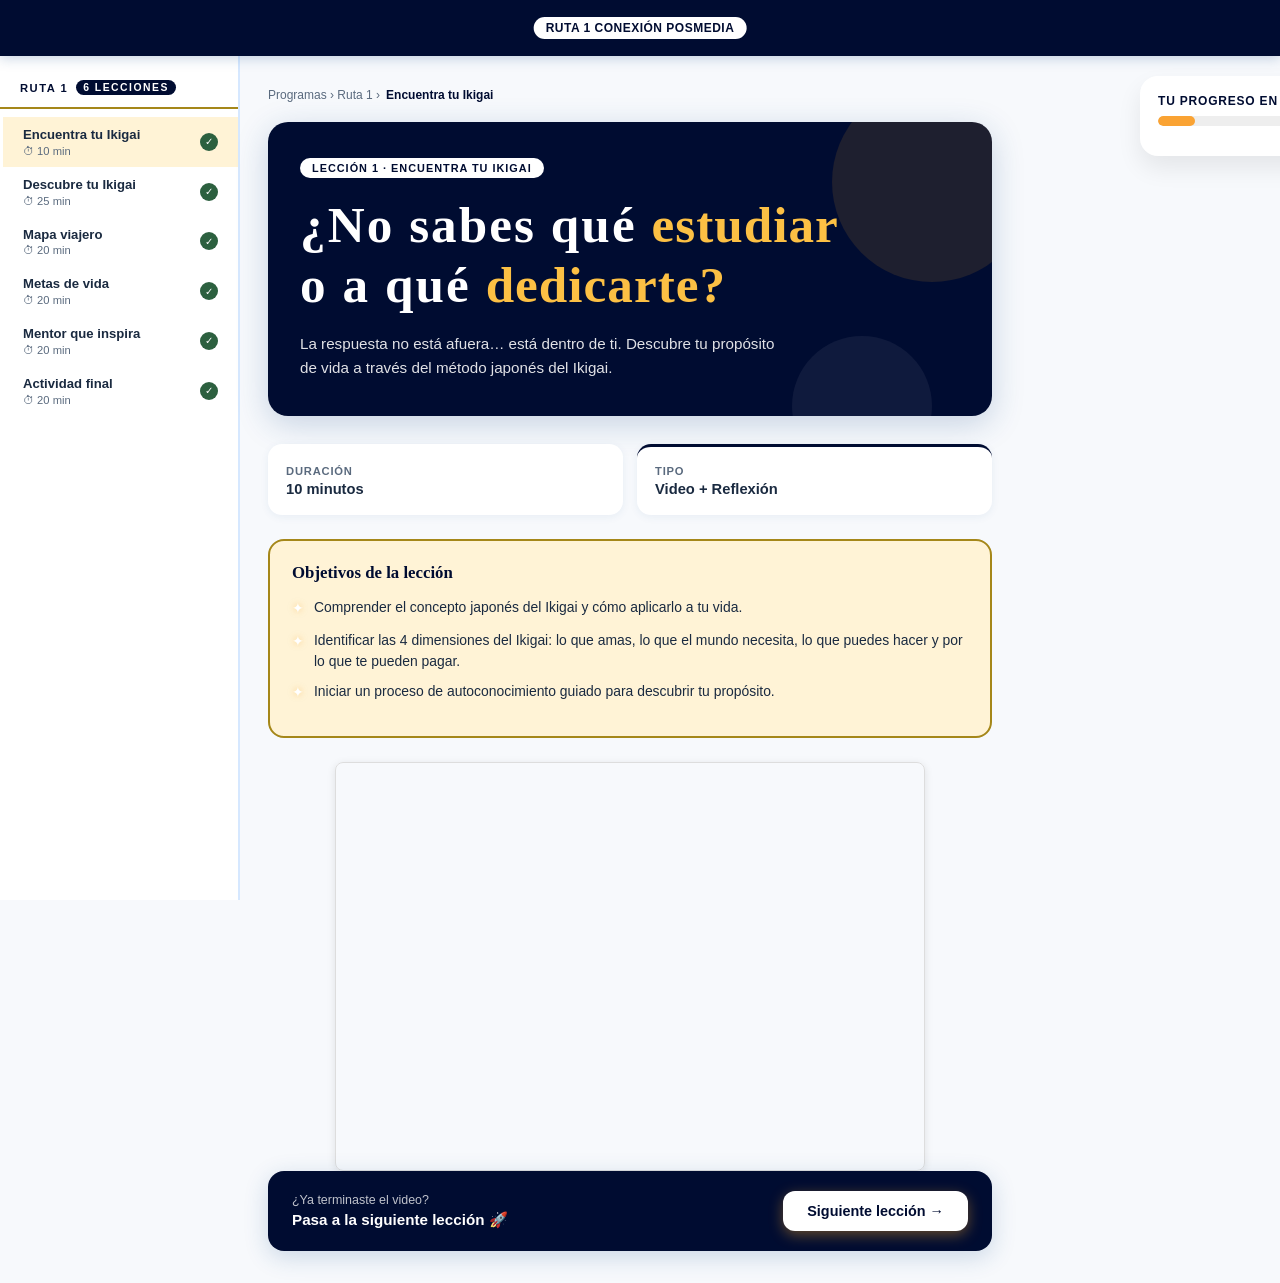
<file: view/leccion-1.html>
<!DOCTYPE html>
<html lang="es-CO">
<head>
	<meta charset="UTF-8">
	<meta name="viewport" content="width=device-width, initial-scale=1.0, viewport-fit=cover" />		<script type="text/javascript" id="lpData">
/* <![CDATA[ */
var lpData = {"site_url":"https:\/\/formandoenlinea.com","user_id":"0","theme":"edu-press-child","lp_rest_url":"https:\/\/formandoenlinea.com\/wp-json\/","nonce":"90ec81b897","is_course_archive":"","courses_url":"https:\/\/formandoenlinea.com\/programas\/","urlParams":[],"lp_version":"4.3.5","lp_rest_load_ajax":"https:\/\/formandoenlinea.com\/wp-json\/lp\/v1\/load_content_via_ajax\/","ajaxUrl":"https:\/\/formandoenlinea.com\/wp-admin\/admin-ajax.php","lpAjaxUrl":"https:\/\/formandoenlinea.com\/lp-ajax-handle","coverImageRatio":"5.16","toast":{"gravity":"bottom","position":"center","duration":3000,"close":1,"stopOnFocus":1,"classPrefix":"lp-toast"},"i18n":[],"lp_woo_version":"4.1.4"};
/* ]]> */
</script>
<link rel="stylesheet" href="../css/stylel.css">
<script type="text/javascript" id="lpSettingCourses">
/* <![CDATA[ */
var lpSettingCourses = {"lpArchiveLoadAjax":"1","lpArchiveNoLoadAjaxFirst":"0","lpArchivePaginationType":"number","noLoadCoursesJs":"0"};
/* ]]> */
</script>
		<style id="learn-press-custom-css">
			:root {
				--lp-container-max-width: 1366px;
				--lp-cotainer-padding: 1rem;
				--lp-primary-color: #faa333;
				--lp-secondary-color: #4a5e9a;
			}
		</style>
		<meta name='robots' content='index, follow, max-image-preview:large, max-snippet:-1, max-video-preview:-1' />
	<style>img:is([sizes="auto" i], [sizes^="auto," i]) { contain-intrinsic-size: 3000px 1500px }</style>
	
<!-- Google Tag Manager for WordPress by gtm4wp.com -->
<script data-cfasync="false" data-pagespeed-no-defer>
	var gtm4wp_datalayer_name = "dataLayer";
	var dataLayer = dataLayer || [];
	const gtm4wp_use_sku_instead = 0;
	const gtm4wp_currency = 'COP';
	const gtm4wp_product_per_impression = 10;
	const gtm4wp_clear_ecommerce = false;
	const gtm4wp_datalayer_max_timeout = 2000;
</script>
<!-- End Google Tag Manager for WordPress by gtm4wp.com -->
	<!-- This site is optimized with the Yoast SEO plugin v27.4 - https://yoast.com/product/yoast-seo-wordpress/ -->
	<title>RUTA 1 CONEXIÓN POSMEDIA | Formando En Línea</title>
	<link rel="canonical" href="https://formandoenlinea.com/programas/ruta-1-conexion-posmedia/" />
	<meta property="og:locale" content="es_ES" />
	<meta property="og:type" content="article" />
	<meta property="og:title" content="RUTA 1 CONEXIÓN POSMEDIA | Formando En Línea" />
	<meta property="og:url" content="https://formandoenlinea.com/programas/ruta-1-conexion-posmedia/" />
	<meta property="og:site_name" content="Formando En Línea" />
	<meta property="article:modified_time" content="2025-11-28T20:17:35+00:00" />
	<meta property="og:image" content="https://formandoenlinea.com/wp-content/uploads/2024/07/Banner-curso-04-scaled.jpg" />
	<meta property="og:image:width" content="2560" />
	<meta property="og:image:height" content="2551" />
	<meta property="og:image:type" content="image/jpeg" />
	<meta name="twitter:card" content="summary_large_image" />
	<meta name="twitter:label1" content="Tiempo de lectura" />
	<meta name="twitter:data1" content="1 minuto" />
	<script type="application/ld+json" class="yoast-schema-graph">{"@context":"https:\/\/schema.org","@graph":[{"@type":"WebPage","@id":"https:\/\/formandoenlinea.com\/programas\/ruta-1-conexion-posmedia\/","url":"https:\/\/formandoenlinea.com\/programas\/ruta-1-conexion-posmedia\/","name":"RUTA 1 CONEXIÓN POSMEDIA | Formando En Línea","isPartOf":{"@id":"https:\/\/formandoenlinea.com\/#website"},"primaryImageOfPage":{"@id":"https:\/\/formandoenlinea.com\/programas\/ruta-1-conexion-posmedia\/#primaryimage"},"image":{"@id":"https:\/\/formandoenlinea.com\/programas\/ruta-1-conexion-posmedia\/#primaryimage"},"thumbnailUrl":"https:\/\/formandoenlinea.com\/wp-content\/uploads\/2024\/07\/Banner-curso-04-scaled.jpg","datePublished":"2025-07-16T23:53:33+00:00","dateModified":"2025-11-28T20:17:35+00:00","breadcrumb":{"@id":"https:\/\/formandoenlinea.com\/programas\/ruta-1-conexion-posmedia\/#breadcrumb"},"inLanguage":"es-CO","potentialAction":[{"@type":"ReadAction","target":["https:\/\/formandoenlinea.com\/programas\/ruta-1-conexion-posmedia\/"]}]},{"@type":"ImageObject","inLanguage":"es-CO","@id":"https:\/\/formandoenlinea.com\/programas\/ruta-1-conexion-posmedia\/#primaryimage","url":"https:\/\/formandoenlinea.com\/wp-content\/uploads\/2024\/07\/Banner-curso-04-scaled.jpg","contentUrl":"https:\/\/formandoenlinea.com\/wp-content\/uploads\/2024\/07\/Banner-curso-04-scaled.jpg","width":2560,"height":2551},{"@type":"BreadcrumbList","@id":"https:\/\/formandoenlinea.com\/programas\/ruta-1-conexion-posmedia\/#breadcrumb","itemListElement":[{"@type":"ListItem","position":1,"name":"Inicio","item":"https:\/\/formandoenlinea.com\/"},{"@type":"ListItem","position":2,"name":"Cursos","item":"https:\/\/formandoenlinea.com\/courses\/"},{"@type":"ListItem","position":3,"name":"RUTA 1 CONEXIÓN POSMEDIA"}]},{"@type":"WebSite","@id":"https:\/\/formandoenlinea.com\/#website","url":"https:\/\/formandoenlinea.com\/","name":"Formando En Línea","description":"Estrategas en Formación","potentialAction":[{"@type":"SearchAction","target":{"@type":"EntryPoint","urlTemplate":"https:\/\/formandoenlinea.com\/?s={search_term_string}"},"query-input":{"@type":"PropertyValueSpecification","valueRequired":true,"valueName":"search_term_string"}}],"inLanguage":"es-CO"}]}</script>
	<!-- / Yoast SEO plugin. -->


<link rel="alternate" type="application/rss+xml" title="Formando En Línea &raquo; Feed" href="https://formandoenlinea.com/feed/" />
<link rel="alternate" type="application/rss+xml" title="Formando En Línea &raquo; RSS de los comentarios" href="https://formandoenlinea.com/comments/feed/" />
<style id='classic-theme-styles-inline-css' type='text/css'>
/*! This file is auto-generated */
.wp-block-button__link{color:#fff;background-color:#32373c;border-radius:9999px;box-shadow:none;text-decoration:none;padding:calc(.667em + 2px) calc(1.333em + 2px);font-size:1.125em}.wp-block-file__button{background:#32373c;color:#fff;text-decoration:none}
</style>
<style id='global-styles-inline-css' type='text/css'>
:root{--wp--preset--aspect-ratio--square: 1;--wp--preset--aspect-ratio--4-3: 4/3;--wp--preset--aspect-ratio--3-4: 3/4;--wp--preset--aspect-ratio--3-2: 3/2;--wp--preset--aspect-ratio--2-3: 2/3;--wp--preset--aspect-ratio--16-9: 16/9;--wp--preset--aspect-ratio--9-16: 9/16;--wp--preset--color--black: #000000;--wp--preset--color--cyan-bluish-gray: #abb8c3;--wp--preset--color--white: #ffffff;--wp--preset--color--pale-pink: #f78da7;--wp--preset--color--vivid-red: #cf2e2e;--wp--preset--color--luminous-vivid-orange: #ff6900;--wp--preset--color--luminous-vivid-amber: #fcb900;--wp--preset--color--light-green-cyan: #7bdcb5;--wp--preset--color--vivid-green-cyan: #00d084;--wp--preset--color--pale-cyan-blue: #8ed1fc;--wp--preset--color--vivid-cyan-blue: #0693e3;--wp--preset--color--vivid-purple: #9b51e0;--wp--preset--gradient--vivid-cyan-blue-to-vivid-purple: linear-gradient(135deg,rgba(6,147,227,1) 0%,rgb(155,81,224) 100%);--wp--preset--gradient--light-green-cyan-to-vivid-green-cyan: linear-gradient(135deg,rgb(122,220,180) 0%,rgb(0,208,130) 100%);--wp--preset--gradient--luminous-vivid-amber-to-luminous-vivid-orange: linear-gradient(135deg,rgba(252,185,0,1) 0%,rgba(255,105,0,1) 100%);--wp--preset--gradient--luminous-vivid-orange-to-vivid-red: linear-gradient(135deg,rgba(255,105,0,1) 0%,rgb(207,46,46) 100%);--wp--preset--gradient--very-light-gray-to-cyan-bluish-gray: linear-gradient(135deg,rgb(238,238,238) 0%,rgb(169,184,195) 100%);--wp--preset--gradient--cool-to-warm-spectrum: linear-gradient(135deg,rgb(74,234,220) 0%,rgb(151,120,209) 20%,rgb(207,42,186) 40%,rgb(238,44,130) 60%,rgb(251,105,98) 80%,rgb(254,248,76) 100%);--wp--preset--gradient--blush-light-purple: linear-gradient(135deg,rgb(255,206,236) 0%,rgb(152,150,240) 100%);--wp--preset--gradient--blush-bordeaux: linear-gradient(135deg,rgb(254,205,165) 0%,rgb(254,45,45) 50%,rgb(107,0,62) 100%);--wp--preset--gradient--luminous-dusk: linear-gradient(135deg,rgb(255,203,112) 0%,rgb(199,81,192) 50%,rgb(65,88,208) 100%);--wp--preset--gradient--pale-ocean: linear-gradient(135deg,rgb(255,245,203) 0%,rgb(182,227,212) 50%,rgb(51,167,181) 100%);--wp--preset--gradient--electric-grass: linear-gradient(135deg,rgb(202,248,128) 0%,rgb(113,206,126) 100%);--wp--preset--gradient--midnight: linear-gradient(135deg,rgb(2,3,129) 0%,rgb(40,116,252) 100%);--wp--preset--font-size--small: 13px;--wp--preset--font-size--medium: 20px;--wp--preset--font-size--large: 36px;--wp--preset--font-size--x-large: 42px;--wp--preset--spacing--20: 0.44rem;--wp--preset--spacing--30: 0.67rem;--wp--preset--spacing--40: 1rem;--wp--preset--spacing--50: 1.5rem;--wp--preset--spacing--60: 2.25rem;--wp--preset--spacing--70: 3.38rem;--wp--preset--spacing--80: 5.06rem;--wp--preset--shadow--natural: 6px 6px 9px rgba(0, 0, 0, 0.2);--wp--preset--shadow--deep: 12px 12px 50px rgba(0, 0, 0, 0.4);--wp--preset--shadow--sharp: 6px 6px 0px rgba(0, 0, 0, 0.2);--wp--preset--shadow--outlined: 6px 6px 0px -3px rgba(255, 255, 255, 1), 6px 6px rgba(0, 0, 0, 1);--wp--preset--shadow--crisp: 6px 6px 0px rgba(0, 0, 0, 1);}:where(.is-layout-flex){gap: 0.5em;}:where(.is-layout-grid){gap: 0.5em;}body .is-layout-flex{display: flex;}.is-layout-flex{flex-wrap: wrap;align-items: center;}.is-layout-flex > :is(*, div){margin: 0;}body .is-layout-grid{display: grid;}.is-layout-grid > :is(*, div){margin: 0;}:where(.wp-block-columns.is-layout-flex){gap: 2em;}:where(.wp-block-columns.is-layout-grid){gap: 2em;}:where(.wp-block-post-template.is-layout-flex){gap: 1.25em;}:where(.wp-block-post-template.is-layout-grid){gap: 1.25em;}.has-black-color{color: var(--wp--preset--color--black) !important;}.has-cyan-bluish-gray-color{color: var(--wp--preset--color--cyan-bluish-gray) !important;}.has-white-color{color: var(--wp--preset--color--white) !important;}.has-pale-pink-color{color: var(--wp--preset--color--pale-pink) !important;}.has-vivid-red-color{color: var(--wp--preset--color--vivid-red) !important;}.has-luminous-vivid-orange-color{color: var(--wp--preset--color--luminous-vivid-orange) !important;}.has-luminous-vivid-amber-color{color: var(--wp--preset--color--luminous-vivid-amber) !important;}.has-light-green-cyan-color{color: var(--wp--preset--color--light-green-cyan) !important;}.has-vivid-green-cyan-color{color: var(--wp--preset--color--vivid-green-cyan) !important;}.has-pale-cyan-blue-color{color: var(--wp--preset--color--pale-cyan-blue) !important;}.has-vivid-cyan-blue-color{color: var(--wp--preset--color--vivid-cyan-blue) !important;}.has-vivid-purple-color{color: var(--wp--preset--color--vivid-purple) !important;}.has-black-background-color{background-color: var(--wp--preset--color--black) !important;}.has-cyan-bluish-gray-background-color{background-color: var(--wp--preset--color--cyan-bluish-gray) !important;}.has-white-background-color{background-color: var(--wp--preset--color--white) !important;}.has-pale-pink-background-color{background-color: var(--wp--preset--color--pale-pink) !important;}.has-vivid-red-background-color{background-color: var(--wp--preset--color--vivid-red) !important;}.has-luminous-vivid-orange-background-color{background-color: var(--wp--preset--color--luminous-vivid-orange) !important;}.has-luminous-vivid-amber-background-color{background-color: var(--wp--preset--color--luminous-vivid-amber) !important;}.has-light-green-cyan-background-color{background-color: var(--wp--preset--color--light-green-cyan) !important;}.has-vivid-green-cyan-background-color{background-color: var(--wp--preset--color--vivid-green-cyan) !important;}.has-pale-cyan-blue-background-color{background-color: var(--wp--preset--color--pale-cyan-blue) !important;}.has-vivid-cyan-blue-background-color{background-color: var(--wp--preset--color--vivid-cyan-blue) !important;}.has-vivid-purple-background-color{background-color: var(--wp--preset--color--vivid-purple) !important;}.has-black-border-color{border-color: var(--wp--preset--color--black) !important;}.has-cyan-bluish-gray-border-color{border-color: var(--wp--preset--color--cyan-bluish-gray) !important;}.has-white-border-color{border-color: var(--wp--preset--color--white) !important;}.has-pale-pink-border-color{border-color: var(--wp--preset--color--pale-pink) !important;}.has-vivid-red-border-color{border-color: var(--wp--preset--color--vivid-red) !important;}.has-luminous-vivid-orange-border-color{border-color: var(--wp--preset--color--luminous-vivid-orange) !important;}.has-luminous-vivid-amber-border-color{border-color: var(--wp--preset--color--luminous-vivid-amber) !important;}.has-light-green-cyan-border-color{border-color: var(--wp--preset--color--light-green-cyan) !important;}.has-vivid-green-cyan-border-color{border-color: var(--wp--preset--color--vivid-green-cyan) !important;}.has-pale-cyan-blue-border-color{border-color: var(--wp--preset--color--pale-cyan-blue) !important;}.has-vivid-cyan-blue-border-color{border-color: var(--wp--preset--color--vivid-cyan-blue) !important;}.has-vivid-purple-border-color{border-color: var(--wp--preset--color--vivid-purple) !important;}.has-vivid-cyan-blue-to-vivid-purple-gradient-background{background: var(--wp--preset--gradient--vivid-cyan-blue-to-vivid-purple) !important;}.has-light-green-cyan-to-vivid-green-cyan-gradient-background{background: var(--wp--preset--gradient--light-green-cyan-to-vivid-green-cyan) !important;}.has-luminous-vivid-amber-to-luminous-vivid-orange-gradient-background{background: var(--wp--preset--gradient--luminous-vivid-amber-to-luminous-vivid-orange) !important;}.has-luminous-vivid-orange-to-vivid-red-gradient-background{background: var(--wp--preset--gradient--luminous-vivid-orange-to-vivid-red) !important;}.has-very-light-gray-to-cyan-bluish-gray-gradient-background{background: var(--wp--preset--gradient--very-light-gray-to-cyan-bluish-gray) !important;}.has-cool-to-warm-spectrum-gradient-background{background: var(--wp--preset--gradient--cool-to-warm-spectrum) !important;}.has-blush-light-purple-gradient-background{background: var(--wp--preset--gradient--blush-light-purple) !important;}.has-blush-bordeaux-gradient-background{background: var(--wp--preset--gradient--blush-bordeaux) !important;}.has-luminous-dusk-gradient-background{background: var(--wp--preset--gradient--luminous-dusk) !important;}.has-pale-ocean-gradient-background{background: var(--wp--preset--gradient--pale-ocean) !important;}.has-electric-grass-gradient-background{background: var(--wp--preset--gradient--electric-grass) !important;}.has-midnight-gradient-background{background: var(--wp--preset--gradient--midnight) !important;}.has-small-font-size{font-size: var(--wp--preset--font-size--small) !important;}.has-medium-font-size{font-size: var(--wp--preset--font-size--medium) !important;}.has-large-font-size{font-size: var(--wp--preset--font-size--large) !important;}.has-x-large-font-size{font-size: var(--wp--preset--font-size--x-large) !important;}
:where(.wp-block-post-template.is-layout-flex){gap: 1.25em;}:where(.wp-block-post-template.is-layout-grid){gap: 1.25em;}
:where(.wp-block-columns.is-layout-flex){gap: 2em;}:where(.wp-block-columns.is-layout-grid){gap: 2em;}
:root :where(.wp-block-pullquote){font-size: 1.5em;line-height: 1.6;}
</style>
<link rel='stylesheet' id='gamipress-css-css' href='https://formandoenlinea.com/wp-content/plugins/gamipress/assets/css/gamipress.min.css?ver=7.7.0' type='text/css' media='all' />
<link rel='stylesheet' id='woocommerce-layout-css' href='https://formandoenlinea.com/wp-content/plugins/woocommerce/assets/css/woocommerce-layout.css?ver=10.7.0' type='text/css' media='all' />
<link rel='stylesheet' id='woocommerce-smallscreen-css' href='https://formandoenlinea.com/wp-content/plugins/woocommerce/assets/css/woocommerce-smallscreen.css?ver=10.7.0' type='text/css' media='only screen and (max-width: 768px)' />
<link rel='stylesheet' id='woocommerce-general-css' href='https://formandoenlinea.com/wp-content/plugins/woocommerce/assets/css/woocommerce.css?ver=10.7.0' type='text/css' media='all' />
<style id='woocommerce-inline-inline-css' type='text/css'>
.woocommerce form .form-row .required { visibility: visible; }
</style>
<link rel='stylesheet' id='parent-style-css' href='https://formandoenlinea.com/wp-content/themes/edu-press/style.css?ver=6.8.5' type='text/css' media='all' />
<link rel='stylesheet' id='child-style-css' href='https://formandoenlinea.com/wp-content/themes/edu-press-child/style.css?ver=6.8.5' type='text/css' media='all' />
<link rel='stylesheet' id='elementor-frontend-css' href='https://formandoenlinea.com/wp-content/uploads/elementor/css/custom-frontend.min.css?ver=1777049427' type='text/css' media='all' />
<link rel='stylesheet' id='widget-image-css' href='https://formandoenlinea.com/wp-content/plugins/elementor/assets/css/widget-image.min.css?ver=4.0.3' type='text/css' media='all' />
<link rel='stylesheet' id='widget-nav-menu-css' href='https://formandoenlinea.com/wp-content/uploads/elementor/css/custom-pro-widget-nav-menu.min.css?ver=1777049427' type='text/css' media='all' />
<link rel='stylesheet' id='widget-search-form-css' href='https://formandoenlinea.com/wp-content/plugins/elementor-pro/assets/css/widget-search-form.min.css?ver=3.35.1' type='text/css' media='all' />
<link rel='stylesheet' id='widget-heading-css' href='https://formandoenlinea.com/wp-content/plugins/elementor/assets/css/widget-heading.min.css?ver=4.0.3' type='text/css' media='all' />
<link rel='stylesheet' id='widget-social-icons-css' href='https://formandoenlinea.com/wp-content/plugins/elementor/assets/css/widget-social-icons.min.css?ver=4.0.3' type='text/css' media='all' />
<link rel='stylesheet' id='e-apple-webkit-css' href='https://formandoenlinea.com/wp-content/uploads/elementor/css/custom-apple-webkit.min.css?ver=1777049427' type='text/css' media='all' />
<link rel='stylesheet' id='elementor-post-5100-css' href='https://formandoenlinea.com/wp-content/uploads/elementor/css/post-5100.css?ver=1777049428' type='text/css' media='all' />
<link rel='stylesheet' id='thim-ekit-frontend-css' href='https://formandoenlinea.com/wp-content/plugins/thim-elementor-kit/build/frontend.css?ver=1.3.8' type='text/css' media='all' />
<link rel='stylesheet' id='thim-ekit-widgets-css' href='https://formandoenlinea.com/wp-content/plugins/thim-elementor-kit/build/widgets.css?ver=1.3.8' type='text/css' media='all' />
<link rel='stylesheet' id='widget-rating-css' href='https://formandoenlinea.com/wp-content/plugins/elementor/assets/css/widget-rating.min.css?ver=4.0.3' type='text/css' media='all' />
<link rel='stylesheet' id='e-animation-fadeInLeft-css' href='https://formandoenlinea.com/wp-content/plugins/elementor/assets/lib/animations/styles/fadeInLeft.min.css?ver=4.0.3' type='text/css' media='all' />
<link rel='stylesheet' id='swiper-css' href='https://formandoenlinea.com/wp-content/plugins/elementor/assets/lib/swiper/v8/css/swiper.min.css?ver=8.4.5' type='text/css' media='all' />
<link rel='stylesheet' id='e-swiper-css' href='https://formandoenlinea.com/wp-content/plugins/elementor/assets/css/conditionals/e-swiper.min.css?ver=4.0.3' type='text/css' media='all' />
<link rel='stylesheet' id='widget-slides-css' href='https://formandoenlinea.com/wp-content/uploads/elementor/css/custom-pro-widget-slides.min.css?ver=1777049427' type='text/css' media='all' />
<link rel='stylesheet' id='elementor-post-15704-css' href='https://formandoenlinea.com/wp-content/uploads/elementor/css/post-15704.css?ver=1777051089' type='text/css' media='all' />
<link rel='stylesheet' id='elementor-post-24-css' href='https://formandoenlinea.com/wp-content/uploads/elementor/css/post-24.css?ver=1777049428' type='text/css' media='all' />
<link rel='stylesheet' id='elementor-post-48-css' href='https://formandoenlinea.com/wp-content/uploads/elementor/css/post-48.css?ver=1777049428' type='text/css' media='all' />
<link rel='stylesheet' id='thim-style-css' href='https://formandoenlinea.com/wp-content/themes/edu-press-child/style.css?ver=1.0.4' type='text/css' media='all' />
<style id='thim-style-inline-css' type='text/css'>
:root{--thim-width_logo:200px;--thim-body_primary_color:#FF782D;--thim-body_primary_color-rgb: 255,120,45;--thim-background_main_color:#fff;--thim-body_container:1366px;--thim-border_color:#e8e8e8;--thim-font_body-font-family:Montserrat;--thim-font_body-variant:regular;--thim-font_body-font-size:16px;--thim-font_body-line-height:1.6em;--thim-font_body-letter-spacing:0;--thim-font_body-color:#00030f;--thim-font_body-text-transform:none;--thim-font_title-font-family:Montserrat;--thim-font_title-color:#00030f;--thim-font_title-variant:600;--thim-font_h1-font-size:1.75rem;--thim-font_h1-line-height:1.2;--thim-font_h1-text-transform:none;--thim-font_h2-font-size:1.5rem;--thim-font_h2-line-height:1.4;--thim-font_h2-text-transform:none;--thim-font_h3-font-size:1.35rem;--thim-font_h3-line-height:1.4;--thim-font_h3-text-transform:none;--thim-font_h4-font-size:1.25rem;--thim-font_h4-line-height:1.4;--thim-font_h4-text-transform:none;--thim-font_h5-font-size:1.05rem;--thim-font_h5-line-height:1.6;--thim-font_h5-text-transform:none;--thim-font_h5-variant:600;--thim-font_h6-font-size:1rem;--thim-font_h6-line-height:1.6;--thim-font_h6-text-transform:none;--thim-font_h6-variant:600;--thim-main_menu-font-size:16px;--thim-main_menu-line-height:17px;--thim-main_menu-color:#000000;--thim-main_menu-text-transform:capitalize;--thim-main_menu-font-weight:normal;--thim-main_menu-text-align:left;--thim-main_menu_color-background_color:#fff;--thim-main_menu_color-border_color:#E8E8E8;--thim-main_menu_color-text_color_hover:#FF782D;--thim-sub_menu-background_color:#fff;--thim-sub_menu-text_color:#333;--thim-sub_menu-text_color_hover:#FF782D;--thim-mobile_menu-background_color:#333;--thim-mobile_menu-text_color:#fff;--thim-mobile_menu-text_color_hover:#FF782D;--thim-sticky_menu-background_color:#fff;--thim-sticky_menu-text_color:#333;--thim-sticky_menu-text_color_hover:#FF782D;--thim-border_radius_content:;--thim-border_radius-item:10px;--thim-border_radius-item-big:20px;--thim-border_radius-button:60px;--thim-breadcrumb_font_size:1em;--thim-breadcrumb_bg_color:#ffffff;--thim-breadcrumb_color:#666666;--thim-breadcrumb_border_color:#eeeeee;--thim-course_price_color:#f24c0a;--thim-footer_color-bg:#F5F5F5;--thim-footer_color-title:#000;--thim-footer_color-text:#555;--thim-footer_color-link:#555;--thim-footer_color-hover:#FF782D;--thim-footer_font_title-font-size:1.3em;--thim-footer_font_title-line-height:1.3em;--thim-footer_font_title-text-transform:normal;--thim-footer_font_text-font-size:1em;--thim-footer_font_text-line-height:1.3em;--thim-copyright_bg_color:#F5F5F5;--thim-copyright_text_color:#555;--thim-copyright_border_color:#EAEAEA;--thim-theme_feature_preloading_style-background:#ffffff;--thim-theme_feature_preloading_style-color:#333333;}

</style>
<link rel='stylesheet' id='elementor-icons-thim-ekits-fonts-css' href='https://formandoenlinea.com/wp-content/plugins/thim-elementor-kit/build/libraries/thim-ekits/css/thim-ekits-icons.min.css?ver=1.3.8' type='text/css' media='all' />
<link rel='stylesheet' id='learnpress-css' href='https://formandoenlinea.com/wp-content/plugins/learnpress/assets/css/learnpress.min.css?ver=4.3.5' type='text/css' media='all' />
<link rel='stylesheet' id='learnpress-widgets-css' href='https://formandoenlinea.com/wp-content/plugins/learnpress/assets/css/widgets.min.css?ver=4.3.5' type='text/css' media='all' />
<link rel='stylesheet' id='elementor-gf-local-montserrat-css' href='https://fonts.googleapis.com/css2?family=Montserrat:wght@400;600&display=swap' type='text/css' media='all' />
<script type="text/javascript" src="https://formandoenlinea.com/wp-includes/js/jquery/jquery.min.js?ver=3.7.1" id="jquery-core-js"></script>
<script type="text/javascript" src="https://formandoenlinea.com/wp-includes/js/jquery/jquery-migrate.min.js?ver=3.4.1" id="jquery-migrate-js"></script>
<script type="text/javascript" src="https://formandoenlinea.com/wp-content/plugins/woocommerce/assets/js/jquery-blockui/jquery.blockUI.min.js?ver=2.7.0-wc.10.7.0" id="wc-jquery-blockui-js" defer="defer" data-wp-strategy="defer"></script>
<script type="text/javascript" id="wc-add-to-cart-js-extra">
/* <![CDATA[ */
var wc_add_to_cart_params = {"ajax_url":"\/wp-admin\/admin-ajax.php","wc_ajax_url":"\/?wc-ajax=%%endpoint%%","i18n_view_cart":"Ver carrito","cart_url":"https:\/\/formandoenlinea.com\/carrito\/","is_cart":"","cart_redirect_after_add":"no"};
/* ]]> */
</script>
<script type="text/javascript" src="https://formandoenlinea.com/wp-content/plugins/woocommerce/assets/js/frontend/add-to-cart.min.js?ver=10.7.0" id="wc-add-to-cart-js" defer="defer" data-wp-strategy="defer"></script>
<script type="text/javascript" src="https://formandoenlinea.com/wp-content/plugins/woocommerce/assets/js/js-cookie/js.cookie.min.js?ver=2.1.4-wc.10.7.0" id="wc-js-cookie-js" defer="defer" data-wp-strategy="defer"></script>
<script type="text/javascript" id="woocommerce-js-extra">
/* <![CDATA[ */
var woocommerce_params = {"ajax_url":"\/wp-admin\/admin-ajax.php","wc_ajax_url":"\/?wc-ajax=%%endpoint%%","i18n_password_show":"Mostrar contrase\u00f1a","i18n_password_hide":"Ocultar contrase\u00f1a"};
/* ]]> */
</script>
<script type="text/javascript" src="https://formandoenlinea.com/wp-content/plugins/woocommerce/assets/js/frontend/woocommerce.min.js?ver=10.7.0" id="woocommerce-js" defer="defer" data-wp-strategy="defer"></script>
<script type="text/javascript" src="https://formandoenlinea.com/wp-includes/js/dist/hooks.min.js?ver=4d63a3d491d11ffd8ac6" id="wp-hooks-js"></script>
<script type="text/javascript" src="https://formandoenlinea.com/wp-content/plugins/learnpress/assets/js/dist/loadAJAX.min.js?ver=4.3.5" id="lp-load-ajax-js" async="async" data-wp-strategy="async"></script>
<script type="text/javascript" src="https://formandoenlinea.com/wp-includes/js/underscore.min.js?ver=1.13.7" id="underscore-js"></script>
<script type="text/javascript" id="utils-js-extra">
/* <![CDATA[ */
var userSettings = {"url":"\/","uid":"0","time":"1777319153","secure":"1"};
/* ]]> */
</script>
<script type="text/javascript" src="https://formandoenlinea.com/wp-includes/js/utils.min.js?ver=6.8.5" id="utils-js"></script>
<script type="text/javascript" id="lp-global-js-extra">
/* <![CDATA[ */
var lpGlobalSettings = {"siteurl":"https:\/\/formandoenlinea.com","ajax":"https:\/\/formandoenlinea.com\/wp-admin\/admin-ajax.php","courses_url":"https:\/\/formandoenlinea.com\/programas\/","post_id":15704,"user_id":0,"theme":"edu-press-child","localize":{"button_ok":"Aceptar","button_cancel":"Cancelar","button_yes":"Si","button_no":"No"},"lp_rest_url":"https:\/\/formandoenlinea.com\/wp-json\/","nonce":"90ec81b897","option_enable_popup_confirm_finish":"yes","is_course_archive":"","lpArchiveSkeleton":[],"lpArchiveLoadAjax":1,"lpArchiveNoLoadAjaxFirst":0,"lpArchivePaginationType":"number","noLoadCoursesJs":0};
/* ]]> */
</script>
<script type="text/javascript" src="https://formandoenlinea.com/wp-content/plugins/learnpress/assets/js/global.min.js?ver=4.3.5" id="lp-global-js"></script>
<script type="text/javascript" src="https://formandoenlinea.com/wp-content/plugins/learnpress/assets/js/dist/utils.min.js?ver=4.3.5" id="lp-utils-js"></script>
<script type="text/javascript" src="https://formandoenlinea.com/wp-content/plugins/learnpress/assets/js/dist/frontend/curriculum.min.js?ver=4.3.5" id="lp-curriculum-js" async="async" data-wp-strategy="async"></script>
<link rel='shortlink' href='https://formandoenlinea.com/?p=15704' />
		<style type="text/css" id="visibility_control_for_learnpress">
			.hidden_to_logged_out, .visible_to_logged_in, .visible_to_role_administrator, .visible_to_role_editor, .visible_to_role_author, .visible_to_role_contributor, .visible_to_role_subscriber, .visible_to_role_wpseo_manager, .visible_to_role_wpseo_editor, .visible_to_role_customer, .visible_to_role_shop_manager, .visible_to_role_lp_teacher, .visible_to_role_translator, .hidden_to_course_incomplete_26176, .visible_to_course_complete_26176, .hidden_to_course_incomplete_6393, .visible_to_course_complete_6393, .hidden_to_course_incomplete_15704, .visible_to_course_complete_15704, .visible_to_course_26176, .visible_to_course_6393, .visible_to_course_15704 {
				display: none !important;
			}
		</style>
		<script>
			if (typeof jQuery == "function")
			jQuery(document).ready(function() {
				jQuery(window).on("load", function(e) {
					//<![CDATA[
					var hidden_classes = [".hidden_to_logged_out",".visible_to_logged_in",".visible_to_role_administrator",".visible_to_role_editor",".visible_to_role_author",".visible_to_role_contributor",".visible_to_role_subscriber",".visible_to_role_wpseo_manager",".visible_to_role_wpseo_editor",".visible_to_role_customer",".visible_to_role_shop_manager",".visible_to_role_lp_teacher",".visible_to_role_translator",".hidden_to_course_incomplete_26176",".visible_to_course_complete_26176",".hidden_to_course_incomplete_6393",".visible_to_course_complete_6393",".hidden_to_course_incomplete_15704",".visible_to_course_complete_15704",".visible_to_course_26176",".visible_to_course_6393",".visible_to_course_15704"];
					//]]>
					jQuery(hidden_classes.join(",")).remove();
				});
			});
		</script>
		
<!-- Google Tag Manager for WordPress by gtm4wp.com -->
<!-- GTM Container placement set to automatic -->
<script data-cfasync="false" data-pagespeed-no-defer>
	var dataLayer_content = {"pagePostType":"lp_course","pagePostType2":"single-lp_course","pagePostAuthor":"Estrategas-desarrollador"};
	dataLayer.push( dataLayer_content );
</script>
<script data-cfasync="false" data-pagespeed-no-defer>
(function(w,d,s,l,i){w[l]=w[l]||[];w[l].push({'gtm.start':
new Date().getTime(),event:'gtm.js'});var f=d.getElementsByTagName(s)[0],
j=d.createElement(s),dl=l!='dataLayer'?'&l='+l:'';j.async=true;j.src=
'//www.googletagmanager.com/gtm.js?id='+i+dl;f.parentNode.insertBefore(j,f);
})(window,document,'script','dataLayer','GTM-NNJC32RJ');
</script>
<!-- End Google Tag Manager for WordPress by gtm4wp.com -->
    <style>
        .etiquetas-cursos {
            display: flex;
            flex-wrap: wrap;
            gap: 10px;
        }
        .etiqueta-curso {
            border: 1px solid #ddd;
            padding: 8px 12px;
            border-radius: 20px;
            font-size: 16px;
            color: #333;
            text-align: center;
            white-space: nowrap;
        }
        .etiqueta-curso a {
            text-decoration: none;
            color: inherit;
        }
    </style>
    <style>
        .video-responsive {
            position: relative;
            padding-bottom: 56.25%;
            height: 0;
            overflow: hidden;
            max-width: 590px;
            margin: 0 auto;
            border: 1px solid #ddd;
            border-radius: 8px;
            box-shadow: 0 2px 8px rgba(0,0,0,0.1);
        }
        .video-responsive iframe {
            position: absolute;
            top: 0;
            left: 0;
            width: 100%;
            height: 100%;
        }
        .hero-card h1 {
            font-size: clamp(2.1rem, 4vw, 3.2rem);
            line-height: 1.05;
            letter-spacing: 0.04em;
            margin: 0 0 20px;
            max-width: 760px;
            word-break: break-word;
            color: white;
        }
        .hero-card h1 em {
            display: inline-block;
            font-style: normal;
            color: #fcc044;
            letter-spacing: 0.02em;
            margin-top: 6px;
        }
        .main {
            position: relative;
        }
        .progress-section {
            position: absolute;
            top: 20px;
            left: 900px;
            width: 320px;
            max-width: calc(100% - 40px);
            background: #fff;
            padding: 18px;
            border-radius: 18px;
            box-shadow: 0 12px 24px rgba(0,0,0,0.08);
            z-index: 2;
        }
        .progress-section .progress-info {
            margin-bottom: 12px;
        }
        .progress-section .progress-bar {
            background: #eee;
            border-radius: 999px;
            height: 10px;
            overflow: hidden;
        }
        .progress-section .progress-fill {
            width: 16.66%;
            height: 100%;
            background: #faa333;
            border-radius: 999px;
        }
    </style>
    	<noscript><style>.woocommerce-product-gallery{ opacity: 1 !important; }</style></noscript>
	            <script type="text/javascript">
                function tc_insert_internal_css(css) {
                    var tc_style = document.createElement("style");
                    tc_style.type = "text/css";
                    tc_style.setAttribute('data-type', 'tc-internal-css');
                    var tc_style_content = document.createTextNode(css);
                    tc_style.appendChild(tc_style_content);
                    document.head.appendChild(tc_style);
                }
            </script>
			<meta name="generator" content="Elementor 4.0.3; features: e_font_icon_svg, additional_custom_breakpoints; settings: css_print_method-external, google_font-enabled, font_display-swap">
			<style>
				.e-con.e-parent:nth-of-type(n+4):not(.e-lazyloaded):not(.e-no-lazyload),
				.e-con.e-parent:nth-of-type(n+4):not(.e-lazyloaded):not(.e-no-lazyload) * {
					background-image: none !important;
				}
				@media screen and (max-height: 1024px) {
					.e-con.e-parent:nth-of-type(n+3):not(.e-lazyloaded):not(.e-no-lazyload),
					.e-con.e-parent:nth-of-type(n+3):not(.e-lazyloaded):not(.e-no-lazyload) * {
						background-image: none !important;
					}
				}
				@media screen and (max-height: 640px) {
					.e-con.e-parent:nth-of-type(n+2):not(.e-lazyloaded):not(.e-no-lazyload),
					.e-con.e-parent:nth-of-type(n+2):not(.e-lazyloaded):not(.e-no-lazyload) * {
						background-image: none !important;
					}
				}
			</style>
			<link rel="icon" href="https://formandoenlinea.com/wp-content/uploads/2024/07/cropped-Favicon-32x32.png" sizes="32x32" />
<link rel="icon" href="https://formandoenlinea.com/wp-content/uploads/2024/07/cropped-Favicon-192x192.png" sizes="192x192" />
<link rel="apple-touch-icon" href="https://formandoenlinea.com/wp-content/uploads/2024/07/cropped-Favicon-180x180.png" />
<meta name="msapplication-TileImage" content="https://formandoenlinea.com/wp-content/uploads/2024/07/cropped-Favicon-270x270.png" />
<style id="thim-customizer-inline-styles">/* cyrillic-ext */
@font-face {
  font-family: 'Inter';
  font-style: normal;
  font-weight: 400;
  font-display: swap;
  src: url(https://formandoenlinea.com/wp-content/uploads/thim-fonts/inter/UcCO3FwrK3iLTeHuS_nVMrMxCp50SjIw2boKoduKmMEVuLyfAZJhiI2B.woff2) format('woff2');
  unicode-range: U+0460-052F, U+1C80-1C8A, U+20B4, U+2DE0-2DFF, U+A640-A69F, U+FE2E-FE2F;
}
/* cyrillic */
@font-face {
  font-family: 'Inter';
  font-style: normal;
  font-weight: 400;
  font-display: swap;
  src: url(https://formandoenlinea.com/wp-content/uploads/thim-fonts/inter/UcCO3FwrK3iLTeHuS_nVMrMxCp50SjIw2boKoduKmMEVuLyfAZthiI2B.woff2) format('woff2');
  unicode-range: U+0301, U+0400-045F, U+0490-0491, U+04B0-04B1, U+2116;
}
/* greek-ext */
@font-face {
  font-family: 'Inter';
  font-style: normal;
  font-weight: 400;
  font-display: swap;
  src: url(https://formandoenlinea.com/wp-content/uploads/thim-fonts/inter/UcCO3FwrK3iLTeHuS_nVMrMxCp50SjIw2boKoduKmMEVuLyfAZNhiI2B.woff2) format('woff2');
  unicode-range: U+1F00-1FFF;
}
/* greek */
@font-face {
  font-family: 'Inter';
  font-style: normal;
  font-weight: 400;
  font-display: swap;
  src: url(https://formandoenlinea.com/wp-content/uploads/thim-fonts/inter/UcCO3FwrK3iLTeHuS_nVMrMxCp50SjIw2boKoduKmMEVuLyfAZxhiI2B.woff2) format('woff2');
  unicode-range: U+0370-0377, U+037A-037F, U+0384-038A, U+038C, U+038E-03A1, U+03A3-03FF;
}
/* vietnamese */
@font-face {
  font-family: 'Inter';
  font-style: normal;
  font-weight: 400;
  font-display: swap;
  src: url(https://formandoenlinea.com/wp-content/uploads/thim-fonts/inter/UcCO3FwrK3iLTeHuS_nVMrMxCp50SjIw2boKoduKmMEVuLyfAZBhiI2B.woff2) format('woff2');
  unicode-range: U+0102-0103, U+0110-0111, U+0128-0129, U+0168-0169, U+01A0-01A1, U+01AF-01B0, U+0300-0301, U+0303-0304, U+0308-0309, U+0323, U+0329, U+1EA0-1EF9, U+20AB;
}
/* latin-ext */
@font-face {
  font-family: 'Inter';
  font-style: normal;
  font-weight: 400;
  font-display: swap;
  src: url(https://formandoenlinea.com/wp-content/uploads/thim-fonts/inter/UcCO3FwrK3iLTeHuS_nVMrMxCp50SjIw2boKoduKmMEVuLyfAZFhiI2B.woff2) format('woff2');
  unicode-range: U+0100-02BA, U+02BD-02C5, U+02C7-02CC, U+02CE-02D7, U+02DD-02FF, U+0304, U+0308, U+0329, U+1D00-1DBF, U+1E00-1E9F, U+1EF2-1EFF, U+2020, U+20A0-20AB, U+20AD-20C0, U+2113, U+2C60-2C7F, U+A720-A7FF;
}
/* latin */
@font-face {
  font-family: 'Inter';
  font-style: normal;
  font-weight: 400;
  font-display: swap;
  src: url(https://formandoenlinea.com/wp-content/uploads/thim-fonts/inter/UcCO3FwrK3iLTeHuS_nVMrMxCp50SjIw2boKoduKmMEVuLyfAZ9hiA.woff2) format('woff2');
  unicode-range: U+0000-00FF, U+0131, U+0152-0153, U+02BB-02BC, U+02C6, U+02DA, U+02DC, U+0304, U+0308, U+0329, U+2000-206F, U+20AC, U+2122, U+2191, U+2193, U+2212, U+2215, U+FEFF, U+FFFD;
}</style>		<script type="text/javascript">
			if (typeof ajaxurl === 'undefined') {
				/* <![CDATA[ */
				var ajaxurl = "https://formandoenlinea.com/wp-admin/admin-ajax.php";
				/* ]]> */
			}
		</script>
		</head>

<body>

<!-- HEADER -->
<header class="header">
  <div class="header-badge">Ruta 1 Conexión Posmedia</div>
</header>

<div class="layout">

  <!-- SIDEBAR -->
  <aside class="sidebar">
    <div class="sidebar-title">
      Ruta 1 <span class="ruta-num">6 lecciones</span>
    </div>

    <div class="lesson-item active">
      <div class="lesson-info">
        <div class="lesson-name">Encuentra tu Ikigai</div>
        <div class="lesson-time">⏱ 10 min</div>
      </div>
      <div class="lesson-check">✓</div>
    </div>

    <div class="lesson-item">
      <div class="lesson-info">
        <div class="lesson-name">Descubre tu Ikigai</div>
        <div class="lesson-time">⏱ 25 min</div>
      </div>
      <div class="lesson-check">✓</div>
    </div>

    <div class="lesson-item">
      <div class="lesson-info">
        <div class="lesson-name">Mapa viajero</div>
        <div class="lesson-time">⏱ 20 min</div>
      </div>
      <div class="lesson-check">✓</div>
    </div>

    <div class="lesson-item">
      <div class="lesson-info">
        <div class="lesson-name">Metas de vida</div>
        <div class="lesson-time">⏱ 20 min</div>
      </div>
      <div class="lesson-check">✓</div>
    </div>

    <div class="lesson-item">
     
      <div class="lesson-info">
        <div class="lesson-name">Mentor que inspira</div>
        <div class="lesson-time">⏱ 20 min</div>
      </div>
      <div class="lesson-check">✓</div>
    </div>

    <div class="lesson-item">
      
      <div class="lesson-info">
        <div class="lesson-name">Actividad final</div>
        <div class="lesson-time">⏱ 20 min</div>
      </div>
      <div class="lesson-check">✓</div>
    </div>
  </aside>

  <!-- MAIN -->
  <main class="main">

    <!-- Breadcrumb -->
    <div class="breadcrumb">
       Programas › Ruta 1 › <span>Encuentra tu Ikigai</span>
    </div>

    <!-- Hero -->
    <div class="hero-card">
      <div class="lesson-tag"> Lección 1 · Encuentra tu Ikigai</div>
      <h1>¿No sabes qué <em>estudiar</em><br>o a qué <em>dedicarte?</em></h1>
      <p class="hero-subtitle">La respuesta no está afuera… está dentro de ti. Descubre tu propósito de vida a través del método japonés del Ikigai.</p>
    </div>

    <!-- Progress -->
    <div class="progress-section">
      <div class="progress-info">
        <div class="progress-label">Tu progreso en Ruta 1</div>
        <div class="progress-bar"><div class="progress-fill"></div></div>
      </div>
      <div>
        <div class="progress-pct">1/6</div>
        <div class="progress-sub">lecciones</div>
      </div>
    </div>

    <!-- Info grid -->
    <div class="info-grid">
      <div class="info-card">
        <div class="info-card-title">Duración</div>
        <div class="info-card-value">10 minutos</div>
      </div>
      <div class="info-card blue">
        <div class="info-card-title">Tipo</div>
        <div class="info-card-value">Video + Reflexión</div>
      </div>
    </div>

    <!-- Objectives -->
    <div class="objectives">
      <h3> Objetivos de la lección</h3>
      <ul class="obj-list">
        <li>Comprender el concepto japonés del Ikigai y cómo aplicarlo a tu vida.</li>
        <li>Identificar las 4 dimensiones del Ikigai: lo que amas, lo que el mundo necesita, lo que puedes hacer y por lo que te pueden pagar.</li>
        <li>Iniciar un proceso de autoconocimiento guiado para descubrir tu propósito.</li>
      </ul>
    </div>

    <!-- Video -->
    <div class="video-responsive">
        <iframe width="560" height="315" src="https://www.youtube.com/embed/GxLZCUmh2RM" frameborder="0" allow="accelerometer; autoplay; clipboard-write; encrypted-media; gyroscope; picture-in-picture" allowfullscreen></iframe>
    </div>


    <!-- CTA -->
    <div class="cta-bar">
      <div class="cta-text">
        <p>¿Ya terminaste el video?</p>
        <strong>Pasa a la siguiente lección 🚀</strong>
      </div>
      <button class="cta-btn">Siguiente lección →</button>
    </div>

  </main>
</div>


	
		
		
<script type="speculationrules">
{"prefetch":[{"source":"document","where":{"and":[{"href_matches":"\/*"},{"not":{"href_matches":["\/wp-*.php","\/wp-admin\/*","\/wp-content\/uploads\/*","\/wp-content\/*","\/wp-content\/plugins\/*","\/wp-content\/themes\/edu-press-child\/*","\/wp-content\/themes\/edu-press\/*","\/*\\?(.+)"]}},{"not":{"selector_matches":"a[rel~=\"nofollow\"]"}},{"not":{"selector_matches":".no-prefetch, .no-prefetch a"}}]},"eagerness":"conservative"}]}
</script>
			<script>
				const registerAllyAction = () => {
					if ( ! window?.ElementorProFrontendConfig || ! window?.elementorFrontend?.utils?.urlActions ) {
						return;
					}

					elementorFrontend.utils.urlActions.addAction( 'allyWidget:open', () => {
						if (window?.ea11yWidget?.widget?.open) {
							return window.ea11yWidget.widget.isOpen()
								? window.ea11yWidget.widget.close()
								: window.ea11yWidget.widget.open();
						}
					} );
				};

				const waitingLimit = 30;
				let retryCounter = 0;

				const waitForElementorPro = () => {
					return new Promise( ( resolve ) => {
						const intervalId = setInterval( () => {
							if ( retryCounter === waitingLimit ) {
								resolve( null );
							}

							retryCounter++;

							if ( window.elementorFrontend && window?.elementorFrontend?.utils?.urlActions ) {
								clearInterval( intervalId );
								resolve( window.elementorFrontend );
							}
								}, 100 ); // Check every 100 milliseconds for availability of elementorFrontend
					});
				};

				waitForElementorPro().then( () => { registerAllyAction(); });
			</script>
						<script>
				const lazyloadRunObserver = () => {
					const lazyloadBackgrounds = document.querySelectorAll( `.e-con.e-parent:not(.e-lazyloaded)` );
					const lazyloadBackgroundObserver = new IntersectionObserver( ( entries ) => {
						entries.forEach( ( entry ) => {
							if ( entry.isIntersecting ) {
								let lazyloadBackground = entry.target;
								if( lazyloadBackground ) {
									lazyloadBackground.classList.add( 'e-lazyloaded' );
								}
								lazyloadBackgroundObserver.unobserve( entry.target );
							}
						});
					}, { rootMargin: '200px 0px 200px 0px' } );
					lazyloadBackgrounds.forEach( ( lazyloadBackground ) => {
						lazyloadBackgroundObserver.observe( lazyloadBackground );
					} );
				};
				const events = [
					'DOMContentLoaded',
					'elementor/lazyload/observe',
				];
				events.forEach( ( event ) => {
					document.addEventListener( event, lazyloadRunObserver );
				} );
			</script>
				<script type='text/javascript'>
		(function () {
			var c = document.body.className;
			c = c.replace(/woocommerce-no-js/, 'woocommerce-js');
			document.body.className = c;
		})();
	</script>
	<script type="application/ld+json">{"@context":"https:\/\/schema.org\/","@type":"BreadcrumbList","itemListElement":[{"@type":"ListItem","position":1,"item":{"name":"Home","@id":"https:\/\/formandoenlinea.com\/"}},{"@type":"ListItem","position":2,"item":{"name":"Programas","@id":"https:\/\/formandoenlinea.com\/programas\/"}},{"@type":"ListItem","position":3,"item":{"name":"Cursos","@id":"https:\/\/formandoenlinea.com\/categoria-programa\/cursos\/"}},{"@type":"ListItem","position":4,"item":{"name":"RUTA 1 CONEXI\u00d3N POSMEDIA","@id":"https:\/\/formandoenlinea.com\/programas\/ruta-1-conexion-posmedia\/"}}]}</script><link rel='stylesheet' id='wc-blocks-style-css' href='https://formandoenlinea.com/wp-content/plugins/woocommerce/assets/client/blocks/wc-blocks.css?ver=wc-10.7.0' type='text/css' media='all' />
<link rel='stylesheet' id='elementor-post-15705-css' href='https://formandoenlinea.com/wp-content/uploads/elementor/css/post-15705.css?ver=1777236401' type='text/css' media='all' />
<link rel='stylesheet' id='e-animation-bounceInLeft-css' href='https://formandoenlinea.com/wp-content/plugins/elementor/assets/lib/animations/styles/bounceInLeft.min.css?ver=4.0.3' type='text/css' media='all' />
<link rel='stylesheet' id='e-animation-bob-css' href='https://formandoenlinea.com/wp-content/plugins/elementor/assets/lib/animations/styles/e-animation-bob.min.css?ver=4.0.3' type='text/css' media='all' />
<link rel='stylesheet' id='widget-video-css' href='https://formandoenlinea.com/wp-content/plugins/elementor/assets/css/widget-video.min.css?ver=4.0.3' type='text/css' media='all' />
<script type="text/javascript" id="gamipress-js-js-extra">
/* <![CDATA[ */
var gamipress = {"ajaxurl":"\/wp-admin\/admin-ajax.php","nonce":"467a82cb24","achievement_fields":["id","title","title_size","link","thumbnail","thumbnail_size","points_awarded","points_awarded_thumbnail","excerpt","times_earned","global_times_earned","steps","toggle","heading","heading_size","unlock_button","earners","earners_limit","layout","align"]};
/* ]]> */
</script>
<script type="text/javascript" src="https://formandoenlinea.com/wp-content/plugins/gamipress/assets/js/gamipress.min.js?ver=7.7.0" id="gamipress-js-js"></script>
<script type="text/javascript" src="https://formandoenlinea.com/wp-includes/js/comment-reply.min.js?ver=6.8.5" id="comment-reply-js" async="async" data-wp-strategy="async"></script>
<script type="text/javascript" src="https://formandoenlinea.com/wp-content/plugins/duracelltomi-google-tag-manager/dist/js/gtm4wp-ecommerce-generic.js?ver=1.22.3" id="gtm4wp-ecommerce-generic-js"></script>
<script type="text/javascript" src="https://formandoenlinea.com/wp-content/plugins/duracelltomi-google-tag-manager/dist/js/gtm4wp-woocommerce.js?ver=1.22.3" id="gtm4wp-woocommerce-js"></script>
<script type="text/javascript" src="https://formandoenlinea.com/wp-content/plugins/elementor/assets/js/webpack.runtime.min.js?ver=4.0.3" id="elementor-webpack-runtime-js"></script>
<script type="text/javascript" src="https://formandoenlinea.com/wp-content/plugins/elementor/assets/js/frontend-modules.min.js?ver=4.0.3" id="elementor-frontend-modules-js"></script>
<script type="text/javascript" src="https://formandoenlinea.com/wp-includes/js/jquery/ui/core.min.js?ver=1.13.3" id="jquery-ui-core-js"></script>
<script type="text/javascript" id="elementor-frontend-js-before">
/* <![CDATA[ */
var elementorFrontendConfig = {"environmentMode":{"edit":false,"wpPreview":false,"isScriptDebug":false},"i18n":{"shareOnFacebook":"Compartir en Facebook","shareOnTwitter":"Compartir en Twitter","pinIt":"Pinear","download":"Descargar","downloadImage":"Descargar imagen","fullscreen":"Pantalla completa","zoom":"Zoom","share":"Compartir","playVideo":"Reproducir v\u00eddeo","previous":"Anterior","next":"Siguiente","close":"Cerrar","a11yCarouselPrevSlideMessage":"Previous slide","a11yCarouselNextSlideMessage":"Next slide","a11yCarouselFirstSlideMessage":"This is the first slide","a11yCarouselLastSlideMessage":"This is the last slide","a11yCarouselPaginationBulletMessage":"Go to slide"},"is_rtl":false,"breakpoints":{"xs":0,"sm":480,"md":768,"lg":1025,"xl":1440,"xxl":1600},"responsive":{"breakpoints":{"mobile":{"label":"Mobile Portrait","value":767,"default_value":767,"direction":"max","is_enabled":true},"mobile_extra":{"label":"Mobile Landscape","value":880,"default_value":880,"direction":"max","is_enabled":false},"tablet":{"label":"Tablet Portrait","value":1024,"default_value":1024,"direction":"max","is_enabled":true},"tablet_extra":{"label":"Tablet Landscape","value":1200,"default_value":1200,"direction":"max","is_enabled":false},"laptop":{"label":"Port\u00e1til","value":1366,"default_value":1366,"direction":"max","is_enabled":true},"widescreen":{"label":"Pantalla grande","value":2400,"default_value":2400,"direction":"min","is_enabled":false}},"hasCustomBreakpoints":true},"version":"4.0.3","is_static":false,"experimentalFeatures":{"e_font_icon_svg":true,"additional_custom_breakpoints":true,"container":true,"nested-elements":true,"global_classes_should_enforce_capabilities":true,"e_variables":true,"e_opt_in_v4_page":true,"e_components":true,"e_interactions":true,"e_widget_creation":true,"import-export-customization":true,"mega-menu":true,"e_pro_variables":true},"urls":{"assets":"https:\/\/formandoenlinea.com\/wp-content\/plugins\/elementor\/assets\/","ajaxurl":"https:\/\/formandoenlinea.com\/wp-admin\/admin-ajax.php","uploadUrl":"https:\/\/formandoenlinea.com\/wp-content\/uploads"},"nonces":{"floatingButtonsClickTracking":"758474e5c2","atomicFormsSendForm":"914a3c5147"},"swiperClass":"swiper","settings":{"page":[],"editorPreferences":[]},"kit":{"active_breakpoints":["viewport_mobile","viewport_tablet","viewport_laptop"],"global_image_lightbox":"yes","lightbox_enable_counter":"yes","lightbox_enable_fullscreen":"yes","lightbox_enable_zoom":"yes","lightbox_enable_share":"yes","lightbox_title_src":"title","lightbox_description_src":"description","woocommerce_notices_elements":[]},"post":{"id":15704,"title":"RUTA%201%20CONEXI%C3%93N%20POSMEDIA%20%7C%20Formando%20En%20L%C3%ADnea","excerpt":"","featuredImage":"https:\/\/formandoenlinea.com\/wp-content\/uploads\/2024\/07\/Banner-curso-04-1024x1020.jpg"}};
/* ]]> */
</script>
<script type="text/javascript" src="https://formandoenlinea.com/wp-content/plugins/elementor/assets/js/frontend.min.js?ver=4.0.3" id="elementor-frontend-js"></script>
<script type="text/javascript" src="https://formandoenlinea.com/wp-content/plugins/elementor-pro/assets/lib/smartmenus/jquery.smartmenus.min.js?ver=1.2.1" id="smartmenus-js"></script>
<script type="text/javascript" src="https://formandoenlinea.com/wp-includes/js/imagesloaded.min.js?ver=5.0.0" id="imagesloaded-js"></script>
<script type="text/javascript" src="https://formandoenlinea.com/wp-content/plugins/elementor/assets/lib/swiper/v8/swiper.min.js?ver=8.4.5" id="swiper-js"></script>
<script type="text/javascript" src="https://formandoenlinea.com/wp-content/plugins/woocommerce/assets/js/sourcebuster/sourcebuster.min.js?ver=10.7.0" id="sourcebuster-js-js"></script>
<script type="text/javascript" id="wc-order-attribution-js-extra">
/* <![CDATA[ */
var wc_order_attribution = {"params":{"lifetime":1.0e-5,"session":30,"base64":false,"ajaxurl":"https:\/\/formandoenlinea.com\/wp-admin\/admin-ajax.php","prefix":"wc_order_attribution_","allowTracking":true},"fields":{"source_type":"current.typ","referrer":"current_add.rf","utm_campaign":"current.cmp","utm_source":"current.src","utm_medium":"current.mdm","utm_content":"current.cnt","utm_id":"current.id","utm_term":"current.trm","utm_source_platform":"current.plt","utm_creative_format":"current.fmt","utm_marketing_tactic":"current.tct","session_entry":"current_add.ep","session_start_time":"current_add.fd","session_pages":"session.pgs","session_count":"udata.vst","user_agent":"udata.uag"}};
/* ]]> */
</script>
<script type="text/javascript" src="https://formandoenlinea.com/wp-content/plugins/woocommerce/assets/js/frontend/order-attribution.min.js?ver=10.7.0" id="wc-order-attribution-js"></script>
<script type="text/javascript" id="gamipress-link-js-js-extra">
/* <![CDATA[ */
var gamipress_link = {"ajaxurl":"\/wp-admin\/admin-ajax.php","nonce":"fc27673007"};
/* ]]> */
</script>
<script type="text/javascript" src="https://formandoenlinea.com/wp-content/plugins/gamipress-link/assets/js/gamipress-link.min.js?ver=1.1.5" id="gamipress-link-js-js"></script>
<script type="text/javascript" src="https://formandoenlinea.com/wp-content/themes/edu-press/assets/js/theia-sticky-sidebar.js?ver=1.0.4" id="theia-sticky-sidebar-js"></script>
<script type="text/javascript" src="https://formandoenlinea.com/wp-content/themes/edu-press/assets/js/thim-custom.js?ver=1.0.4" id="thim-custom-js"></script>
<script type="text/javascript" src="https://formandoenlinea.com/wp-includes/js/dist/vendor/react.min.js?ver=18.3.1.1" id="react-js"></script>
<script type="text/javascript" src="https://formandoenlinea.com/wp-includes/js/dist/vendor/react-dom.min.js?ver=18.3.1.1" id="react-dom-js"></script>
<script type="text/javascript" src="https://formandoenlinea.com/wp-includes/js/dist/escape-html.min.js?ver=6561a406d2d232a6fbd2" id="wp-escape-html-js"></script>
<script type="text/javascript" src="https://formandoenlinea.com/wp-includes/js/dist/element.min.js?ver=a4eeeadd23c0d7ab1d2d" id="wp-element-js"></script>
<script type="text/javascript" src="https://formandoenlinea.com/wp-includes/js/dist/vendor/react-jsx-runtime.min.js?ver=18.3.1" id="react-jsx-runtime-js"></script>
<script type="text/javascript" src="https://formandoenlinea.com/wp-includes/js/dist/deprecated.min.js?ver=e1f84915c5e8ae38964c" id="wp-deprecated-js"></script>
<script type="text/javascript" src="https://formandoenlinea.com/wp-includes/js/dist/dom.min.js?ver=80bd57c84b45cf04f4ce" id="wp-dom-js"></script>
<script type="text/javascript" src="https://formandoenlinea.com/wp-includes/js/dist/is-shallow-equal.min.js?ver=e0f9f1d78d83f5196979" id="wp-is-shallow-equal-js"></script>
<script type="text/javascript" src="https://formandoenlinea.com/wp-includes/js/dist/i18n.min.js?ver=5e580eb46a90c2b997e6" id="wp-i18n-js"></script>
<script type="text/javascript" id="wp-i18n-js-after">
/* <![CDATA[ */
wp.i18n.setLocaleData( { 'text direction\u0004ltr': [ 'ltr' ] } );
/* ]]> */
</script>
<script type="text/javascript" id="wp-keycodes-js-translations">
/* <![CDATA[ */
( function( domain, translations ) {
	var localeData = translations.locale_data[ domain ] || translations.locale_data.messages;
	localeData[""].domain = domain;
	wp.i18n.setLocaleData( localeData, domain );
} )( "default", {"translation-revision-date":"2026-04-15 03:18:34+0000","generator":"GlotPress\/4.0.3","domain":"messages","locale_data":{"messages":{"":{"domain":"messages","plural-forms":"nplurals=2; plural=n != 1;","lang":"es_CO"},"Backtick":["Acento grave"],"Period":["Punto"],"Comma":["Coma"],"Tilde":["Virgulilla"]}},"comment":{"reference":"wp-includes\/js\/dist\/keycodes.js"}} );
/* ]]> */
</script>
<script type="text/javascript" src="https://formandoenlinea.com/wp-includes/js/dist/keycodes.min.js?ver=034ff647a54b018581d3" id="wp-keycodes-js"></script>
<script type="text/javascript" src="https://formandoenlinea.com/wp-includes/js/dist/priority-queue.min.js?ver=9c21c957c7e50ffdbf48" id="wp-priority-queue-js"></script>
<script type="text/javascript" src="https://formandoenlinea.com/wp-includes/js/dist/compose.min.js?ver=84bcf832a5c99203f3db" id="wp-compose-js"></script>
<script type="text/javascript" src="https://formandoenlinea.com/wp-includes/js/dist/private-apis.min.js?ver=0f8478f1ba7e0eea562b" id="wp-private-apis-js"></script>
<script type="text/javascript" src="https://formandoenlinea.com/wp-includes/js/dist/redux-routine.min.js?ver=8bb92d45458b29590f53" id="wp-redux-routine-js"></script>
<script type="text/javascript" src="https://formandoenlinea.com/wp-includes/js/dist/data.min.js?ver=fe6c4835cd00e12493c3" id="wp-data-js"></script>
<script type="text/javascript" id="wp-data-js-after">
/* <![CDATA[ */
( function() {
	var userId = 0;
	var storageKey = "WP_DATA_USER_" + userId;
	wp.data
		.use( wp.data.plugins.persistence, { storageKey: storageKey } );
} )();
/* ]]> */
</script>
<script type="text/javascript" src="https://formandoenlinea.com/wp-includes/js/dist/vendor/wp-polyfill.min.js?ver=3.15.0" id="wp-polyfill-js"></script>
<script type="text/javascript" src="https://formandoenlinea.com/wp-includes/js/dist/url.min.js?ver=c2964167dfe2477c14ea" id="wp-url-js"></script>
<script type="text/javascript" id="wp-api-fetch-js-translations">
/* <![CDATA[ */
( function( domain, translations ) {
	var localeData = translations.locale_data[ domain ] || translations.locale_data.messages;
	localeData[""].domain = domain;
	wp.i18n.setLocaleData( localeData, domain );
} )( "default", {"translation-revision-date":"2026-04-15 03:18:34+0000","generator":"GlotPress\/4.0.3","domain":"messages","locale_data":{"messages":{"":{"domain":"messages","plural-forms":"nplurals=2; plural=n != 1;","lang":"es_CO"},"The response is not a valid JSON response.":["Las respuesta no es una respuesta JSON v\u00e1lida."],"An unknown error occurred.":["Ocurri\u00f3 un error desconocido."],"Media upload failed. If this is a photo or a large image, please scale it down and try again.":["La subida de medios ha fallado. Si esto es una foto o una imagen grande, por favor, reduce su tama\u00f1o e int\u00e9ntalo de nuevo."],"You are probably offline.":["Probablemente est\u00e1s desconectado."]}},"comment":{"reference":"wp-includes\/js\/dist\/api-fetch.js"}} );
/* ]]> */
</script>
<script type="text/javascript" src="https://formandoenlinea.com/wp-includes/js/dist/api-fetch.min.js?ver=3623a576c78df404ff20" id="wp-api-fetch-js"></script>
<script type="text/javascript" id="wp-api-fetch-js-after">
/* <![CDATA[ */
wp.apiFetch.use( wp.apiFetch.createRootURLMiddleware( "https://formandoenlinea.com/wp-json/" ) );
wp.apiFetch.nonceMiddleware = wp.apiFetch.createNonceMiddleware( "90ec81b897" );
wp.apiFetch.use( wp.apiFetch.nonceMiddleware );
wp.apiFetch.use( wp.apiFetch.mediaUploadMiddleware );
wp.apiFetch.nonceEndpoint = "https://formandoenlinea.com/wp-admin/admin-ajax.php?action=rest-nonce";
/* ]]> */
</script>
<script type="text/javascript" src="https://formandoenlinea.com/wp-includes/js/dist/vendor/lodash.min.js?ver=4.17.21" id="lodash-js"></script>
<script type="text/javascript" id="lodash-js-after">
/* <![CDATA[ */
window.lodash = _.noConflict();
/* ]]> */
</script>
<script type="text/javascript" src="https://formandoenlinea.com/wp-content/plugins/learnpress/assets/js/dist/frontend/single-curriculum.min.js?ver=4.3.5" id="lp-single-curriculum-js" defer="defer" data-wp-strategy="defer"></script>
<script type="text/javascript" src="https://formandoenlinea.com/wp-content/plugins/elementor-pro/assets/js/webpack-pro.runtime.min.js?ver=3.35.1" id="elementor-pro-webpack-runtime-js"></script>
<script type="text/javascript" id="elementor-pro-frontend-js-before">
/* <![CDATA[ */
var ElementorProFrontendConfig = {"ajaxurl":"https:\/\/formandoenlinea.com\/wp-admin\/admin-ajax.php","nonce":"5383c28247","urls":{"assets":"https:\/\/formandoenlinea.com\/wp-content\/plugins\/elementor-pro\/assets\/","rest":"https:\/\/formandoenlinea.com\/wp-json\/"},"settings":{"lazy_load_background_images":true},"popup":{"hasPopUps":false},"shareButtonsNetworks":{"facebook":{"title":"Facebook","has_counter":true},"twitter":{"title":"Twitter"},"linkedin":{"title":"LinkedIn","has_counter":true},"pinterest":{"title":"Pinterest","has_counter":true},"reddit":{"title":"Reddit","has_counter":true},"vk":{"title":"VK","has_counter":true},"odnoklassniki":{"title":"OK","has_counter":true},"tumblr":{"title":"Tumblr"},"digg":{"title":"Digg"},"skype":{"title":"Skype"},"stumbleupon":{"title":"StumbleUpon","has_counter":true},"mix":{"title":"Mix"},"telegram":{"title":"Telegram"},"pocket":{"title":"Pocket","has_counter":true},"xing":{"title":"XING","has_counter":true},"whatsapp":{"title":"WhatsApp"},"email":{"title":"Email"},"print":{"title":"Print"},"x-twitter":{"title":"X"},"threads":{"title":"Threads"}},"woocommerce":{"menu_cart":{"cart_page_url":"https:\/\/formandoenlinea.com\/carrito\/","checkout_page_url":"https:\/\/formandoenlinea.com\/programas\/","fragments_nonce":"94f1310f0e"}},"facebook_sdk":{"lang":"es_CO","app_id":""},"lottie":{"defaultAnimationUrl":"https:\/\/formandoenlinea.com\/wp-content\/plugins\/elementor-pro\/modules\/lottie\/assets\/animations\/default.json"}};
/* ]]> */
</script>
<script type="text/javascript" src="https://formandoenlinea.com/wp-content/plugins/elementor-pro/assets/js/frontend.min.js?ver=3.35.1" id="elementor-pro-frontend-js"></script>
<script type="text/javascript" src="https://formandoenlinea.com/wp-content/plugins/elementor-pro/assets/js/elements-handlers.min.js?ver=3.35.1" id="pro-elements-handlers-js"></script>
<script type="text/javascript" src="https://formandoenlinea.com/wp-content/plugins/thim-elementor-kit/build/frontend.js?ver=1.3.8" id="thim-ekit-frontend-js" defer="defer" data-wp-strategy="defer"></script>
<script type="text/javascript" id="thim-ekit-widgets-js-extra">
/* <![CDATA[ */
var ekits_script = {"ajax_url":"https:\/\/formandoenlinea.com\/wp-admin\/admin-ajax.php","text_minutes":"\u00a0minutes","text_second":"\u00a0second"};
/* ]]> */
</script>
<script>
  // Necesito que la barra del progreso se actualice dinámicamente según el progreso del usuario en las lecciones. Para eso, voy a usar JavaScript para calcular el porcentaje de lecciones completadas y actualizar la barra de progreso en consecuencia.
  document.addEventListener('DOMContentLoaded', function() {
    const totalLessons = document.querySelectorAll('.lesson-item').length;
    const completedLessons = document.querySelectorAll('.lesson-item.active').length;
    const progressFill = document.querySelector('.progress-fill');
    const progressPct = document.querySelector('.progress-pct');

    if (totalLessons > 0) {
      const progressPercent = (completedLessons / totalLessons) * 100;
      progressFill.style.width = progressPercent + '%';
      progressPct.textContent = `${completedLessons}/${totalLessons}`;
    }
  });
</script>
<script type="text/javascript" src="https://formandoenlinea.com/wp-content/plugins/thim-elementor-kit/build/widgets.js?ver=a735e9889ddecf19e775" id="thim-ekit-widgets-js" defer="defer" data-wp-strategy="defer"></script>
<div class="lp-overlay" style="display: none">
<div class="lp-modal-dialog">
	<div class="lp-modal-content">
		<div class="lp-modal-header">
			<h3 class="modal-title">Modal title</h3>
		</div>
		<div class="lp-modal-body">
			<div class="main-content">Main Content</div>
		</div>
		<div class="lp-modal-footer">
			<button type="button" class="lp-button btn-no">No</button>
			<button type="button" class="lp-button btn-yes">Sí</button>
		</div>
	</div>
</div>
</div>
</body>
</html>


</body>
</html>
</file>
<file: css/stylel.css>
:root {
    --amarillo: white;
    --amarillo-claro: #FFF3D6;
    --amarillo-suave: #a58719;
    --azul: #000c31;
    --azul-medio: #000c31;
    --azul-claro: #D6E8FF;
    --blanco: #FFFFFF;
    --gris-claro: #F7F9FC;
    --texto: #1A2A40;
    --texto-suave: #5A6A7E;
  }

  * { box-sizing: border-box; margin: 0; padding: 0; }

  body {
    font-family: 'Nunito', sans-serif;
    background: var(--gris-claro);
    color: var(--texto);
    min-height: 100vh;
  }

  /* ── HEADER ── */
  .header {
    background: var(--azul);
    color: var(--blanco);
    padding: 0 0 0 0;
    display: flex;
    align-items: center;
    justify-content: space-between;
    height: 56px;
    padding: 0 20px;
    position: relative;
    top: 0;
    z-index: 100;
    box-shadow: 0 2px 12px rgba(27,79,138,.25);
  }
  .header-logo {
    font-family: 'Playfair Display', serif;
    font-size: 1.1rem;
    font-weight: 700;
    letter-spacing: .5px;
    color: var(--amarillo);
  }
  .header-badge {
    background: var(--amarillo);
    color: var(--azul);
    font-weight: 800;
    font-size: .75rem;
    padding: 4px 12px;
    border-radius: 20px;
    letter-spacing: .5px;
    text-transform: uppercase;
    position: absolute;
    left: 50%;
    transform: translateX(-50%)
  }

  /* ── LAYOUT ── */
  .layout {
    display: flex;
    min-height: calc(100vh - 56px);
  }

  /* ── SIDEBAR ── */
  .sidebar {
    width: 240px;
    background: var(--blanco);
    border-right: 2px solid var(--azul-claro);
    padding: 24px 0;
    flex-shrink: 0;
    position: sticky;
    top: 56px;
    height: calc(100vh - 56px);
    overflow-y: auto;
  }
  .sidebar-title {
    font-size: .7rem;
    font-weight: 800;
    text-transform: uppercase;
    letter-spacing: 1.5px;
    color: var(--azul);
    padding: 0 20px 12px;
    border-bottom: 2px solid var(--amarillo-suave);
    margin-bottom: 8px;
    display: flex;
    align-items: center;
    gap: 8px;
  }
  .sidebar-title .ruta-num {
    background: var(--azul);
    color: var(--blanco);
    font-size: .65rem;
    padding: 2px 7px;
    border-radius: 10px;
  }
  .lesson-item {
    display: flex;
    align-items: center;
    gap: 10px;
    padding: 10px 20px;
    cursor: pointer;
    transition: background .2s;
    border-left: 3px solid transparent;
  }
  .lesson-item:hover { background: var(--amarillo-claro); }
  .lesson-item.active {
    background: var(--amarillo-claro);
    border-left-color: var(--amarillo);
  }
  .lesson-icon {
    width: 28px; height: 28px;
    border-radius: 8px;
    background: var(--azul-claro);
    display: flex; align-items: center; justify-content: center;
    font-size: .8rem;
    flex-shrink: 0;
  }
  .lesson-item.active .lesson-icon { background: var(--amarillo); }
  .lesson-info { flex: 1; }
  .lesson-name {
    font-size: .82rem;
    font-weight: 700;
    color: var(--texto);
    line-height: 1.2;
  }
  .lesson-time {
    font-size: .7rem;
    color: var(--texto-suave);
    margin-top: 2px;
  }
  .lesson-check {
    width: 18px; height: 18px;
    border-radius: 50%;
    background: #2c603f;
    display: flex; align-items: center; justify-content: center;
    font-size: .6rem;
    color: #fff;
    flex-shrink: 0;
  }

  /* ── MAIN CONTENT ── */
  .main {
    flex: 1;
    padding: 32px 28px;
    max-width: 780px;
  }

  /* Breadcrumb */
  .breadcrumb {
    font-size: .75rem;
    color: var(--texto-suave);
    margin-bottom: 20px;
    display: flex;
    align-items: center;
    gap: 6px;
  }
  .breadcrumb span { color: var(--azul-medio); font-weight: 700; }

  /* Hero card */
  .hero-card {
    background: linear-gradient(135deg, var(--azul) 0%, var(--azul-medio) 100%);
    border-radius: 20px;
    padding: 36px 32px;
    color: var(--blanco);
    margin-bottom: 28px;
    position: relative;
    overflow: hidden;
    box-shadow: 0 8px 32px rgba(27,79,138,.22);
  }
  .hero-card::before {
    content: '';
    position: absolute;
    top: -40px; right: -40px;
    width: 200px; height: 200px;
    background: rgba(245,166,35,.12);
    border-radius: 50%;
  }
  .hero-card::after {
    content: '';
    position: absolute;
    bottom: -60px; right: 60px;
    width: 140px; height: 140px;
    background: rgba(255,255,255,.06);
    border-radius: 50%;
  }
  .lesson-tag {
    display: inline-block;
    background: var(--amarillo);
    color: var(--azul);
    font-size: .68rem;
    font-weight: 800;
    text-transform: uppercase;
    letter-spacing: 1px;
    padding: 4px 12px;
    border-radius: 20px;
    margin-bottom: 14px;
  }
  .hero-card h1 {
    font-family: 'Playfair Display', serif;
    font-size: 1.8rem;
    font-weight: 900;
    line-height: 1.2;
    margin-bottom: 14px;
    position: relative;
  }
  .hero-card h1 em {
    font-style: normal;
    color: var(--amarillo);
  }
  .hero-subtitle {
    font-size: .95rem;
    opacity: .88;
    line-height: 1.6;
    max-width: 480px;
    position: relative;
  }
  .hero-figure {
    position: absolute;
    right: 28px;
    bottom: 16px;
    font-size: 5rem;
    opacity: .18;
    pointer-events: none;
  }

  /* Progress bar */
  .progress-section {
    background: var(--blanco);
    border-radius: 14px;
    padding: 18px 22px;
    margin-bottom: 24px;
    display: flex;
    align-items: center;
    gap: 18px;
    box-shadow: 0 2px 8px rgba(27,79,138,.08);
  }
  .progress-info { flex: 1; }
  .progress-label {
    font-size: .75rem;
    font-weight: 700;
    color: var(--azul);
    text-transform: uppercase;
    letter-spacing: .8px;
    margin-bottom: 8px;
  }
  .progress-bar {
    background: var(--azul-claro);
    border-radius: 20px;
    height: 10px;
    overflow: hidden;
  }
  .progress-fill {
    height: 100%;
    background: linear-gradient(90deg, var(--amarillo), #F0B429);
    border-radius: 20px;
    width: 83%;
    animation: fillBar .9s ease-out;
  }
  @keyframes fillBar { from { width: 0; } to { width: 83%; } }
  .progress-pct {
    font-size: 1.6rem;
    font-weight: 900;
    color: var(--texto);
    font-family: 'Playfair Display', serif;
  }
  .progress-sub {
    font-size: .68rem;
    color: var(--texto-suave);
    text-align: center;
  }

  /* Section title */
  .section-title {
    font-size: .72rem;
    font-weight: 800;
    text-transform: uppercase;
    letter-spacing: 1.5px;
    color: var(--azul);
    margin-bottom: 14px;
    display: flex;
    align-items: center;
    gap: 8px;
  }
  .section-title::after {
    content: '';
    flex: 1;
    height: 2px;
    background: var(--amarillo-suave);
    border-radius: 2px;
  }

  /* Video card */
  .video-wrapper {
    background: var(--blanco);
    border-radius: 16px;
    overflow: hidden;
    box-shadow: 0 4px 18px rgba(27,79,138,.10);
    margin-bottom: 24px;
    border: 2px solid var(--azul-claro);
  }
  .video-thumb {
    position: relative;
    background: linear-gradient(135deg, #1a1a2e 0%, #16213e 60%, #0f3460 100%);
    padding: 56px 20px;
    display: flex;
    flex-direction: column;
    align-items: center;
    justify-content: center;
    cursor: pointer;
  }
  .video-brand {
    background: var(--amarillo);
    border-radius: 12px;
    padding: 8px 20px 8px 12px;
    display: flex;
    align-items: center;
    gap: 10px;
    margin-bottom: 22px;
    box-shadow: 0 4px 16px rgba(245,166,35,.4);
  }
  .brand-icon {
    width: 38px; height: 38px;
    background: var(--azul);
    border-radius: 8px;
    display: flex; align-items: center; justify-content: center;
    font-size: 1.2rem;
  }
  .brand-text { font-weight: 800; font-size: .85rem; color: var(--azul); line-height: 1.1; }
  .brand-sub { font-size: .65rem; color: var(--azul-medio); font-weight: 600; }
  .play-btn {
    width: 64px; height: 64px;
    border-radius: 50%;
    background: var(--blanco);
    display: flex; align-items: center; justify-content: center;
    font-size: 1.5rem;
    box-shadow: 0 6px 24px rgba(0,0,0,.35);
    cursor: pointer;
    transition: transform .2s, box-shadow .2s;
    border: none;
  }
  .play-btn:hover { transform: scale(1.1); box-shadow: 0 8px 28px rgba(0,0,0,.4); }
  .video-label {
    color: rgba(255,255,255,.6);
    font-size: .75rem;
    margin-top: 14px;
    display: flex; align-items: center; gap: 6px;
  }
  .yt-badge {
    background: #FF0000;
    color: #fff;
    font-size: .62rem;
    font-weight: 700;
    padding: 2px 7px;
    border-radius: 4px;
  }
  .video-meta {
    padding: 16px 20px;
    display: flex;
    align-items: center;
    justify-content: space-between;
  }
  .video-title { font-weight: 800; font-size: .9rem; color: var(--texto); }
  .video-duration {
    font-size: .75rem;
    color: var(--texto-suave);
    background: var(--azul-claro);
    padding: 4px 10px;
    border-radius: 10px;
    font-weight: 700;
  }

  /* Info cards */
  .info-grid {
    display: grid;
    grid-template-columns: 1fr 1fr;
    gap: 14px;
    margin-bottom: 24px;
  }
  .info-card {
    background: var(--blanco);
    border-radius: 14px;
    padding: 18px;
    box-shadow: 0 2px 8px rgba(27,79,138,.07);
    border-top: 3px solid var(--amarillo);
  }
  .info-card.blue { border-top-color: var(--azul); }
  .info-card-icon { font-size: 1.4rem; margin-bottom: 8px; }
  .info-card-title { font-size: .7rem; font-weight: 800; text-transform: uppercase; letter-spacing: .8px; color: var(--texto-suave); margin-bottom: 4px; }
  .info-card-value { font-size: .92rem; font-weight: 800; color: var(--texto); }

  /* Objectives */
  .objectives {
    background: var(--amarillo-claro);
    border-radius: 16px;
    padding: 22px;
    margin-bottom: 24px;
    border: 2px solid var(--amarillo-suave);
  }
  .objectives h3 {
    font-family: 'Playfair Display', serif;
    font-size: 1.05rem;
    font-weight: 700;
    color: var(--azul);
    margin-bottom: 14px;
    display: flex;
    align-items: center;
    gap: 8px;
  }
  .obj-list { list-style: none; }
  .obj-list li {
    display: flex;
    align-items: flex-start;
    gap: 10px;
    margin-bottom: 10px;
    font-size: .87rem;
    line-height: 1.5;
    color: var(--texto);
  }
  .obj-list li::before {
    content: '✦';
    color: var(--amarillo);
    font-size: .9rem;
    flex-shrink: 0;
    margin-top: 1px;
    filter: drop-shadow(0 0 3px rgba(245,166,35,.5));
  }

  /* CTA bottom */
  .cta-bar {
    background: var(--azul);
    border-radius: 16px;
    padding: 20px 24px;
    display: flex;
    align-items: center;
    justify-content: space-between;
    gap: 16px;
    box-shadow: 0 6px 24px rgba(27,79,138,.2);
  }
  .cta-text { color: var(--blanco); }
  .cta-text p { font-size: .78rem; opacity: .75; margin-bottom: 4px; }
  .cta-text strong { font-size: .95rem; font-weight: 800; }
  .cta-btn {
    background: var(--amarillo);
    color: var(--azul);
    border: none;
    padding: 12px 24px;
    border-radius: 12px;
    font-family: 'Nunito', sans-serif;
    font-weight: 800;
    font-size: .9rem;
    cursor: pointer;
    white-space: nowrap;
    transition: transform .15s, box-shadow .15s;
    box-shadow: 0 4px 14px rgba(245,166,35,.4);
    display: flex;
    align-items: center;
    gap: 7px;
  }
  .cta-btn:hover { transform: translateY(-2px); box-shadow: 0 6px 18px rgba(245,166,35,.5); }

  /* Scrollbar */
  .sidebar::-webkit-scrollbar { width: 4px; }
  .sidebar::-webkit-scrollbar-track { background: transparent; }
  .sidebar::-webkit-scrollbar-thumb { background: var(--amarillo-suave); border-radius: 4px; }

  /* Fade-in */
  .main > * { animation: fadeUp .5s ease both; }
  .main > *:nth-child(2) { animation-delay: .07s; }
  .main > *:nth-child(3) { animation-delay: .14s; }
  .main > *:nth-child(4) { animation-delay: .21s; }
  .main > *:nth-child(5) { animation-delay: .28s; }
  .main > *:nth-child(6) { animation-delay: .35s; }
  .main > *:nth-child(7) { animation-delay: .42s; }
  @keyframes fadeUp {
    from { opacity: 0; transform: translateY(18px); }
    to   { opacity: 1; transform: translateY(0); }
  }

  @media (max-width: 640px) {
    .sidebar { display: none; }
    .main { padding: 20px 16px; }
    .hero-card h1 { font-size: 1.4rem; }
    .info-grid { grid-template-columns: 1fr; }
    .cta-bar { flex-direction: column; }
  }
</file>
